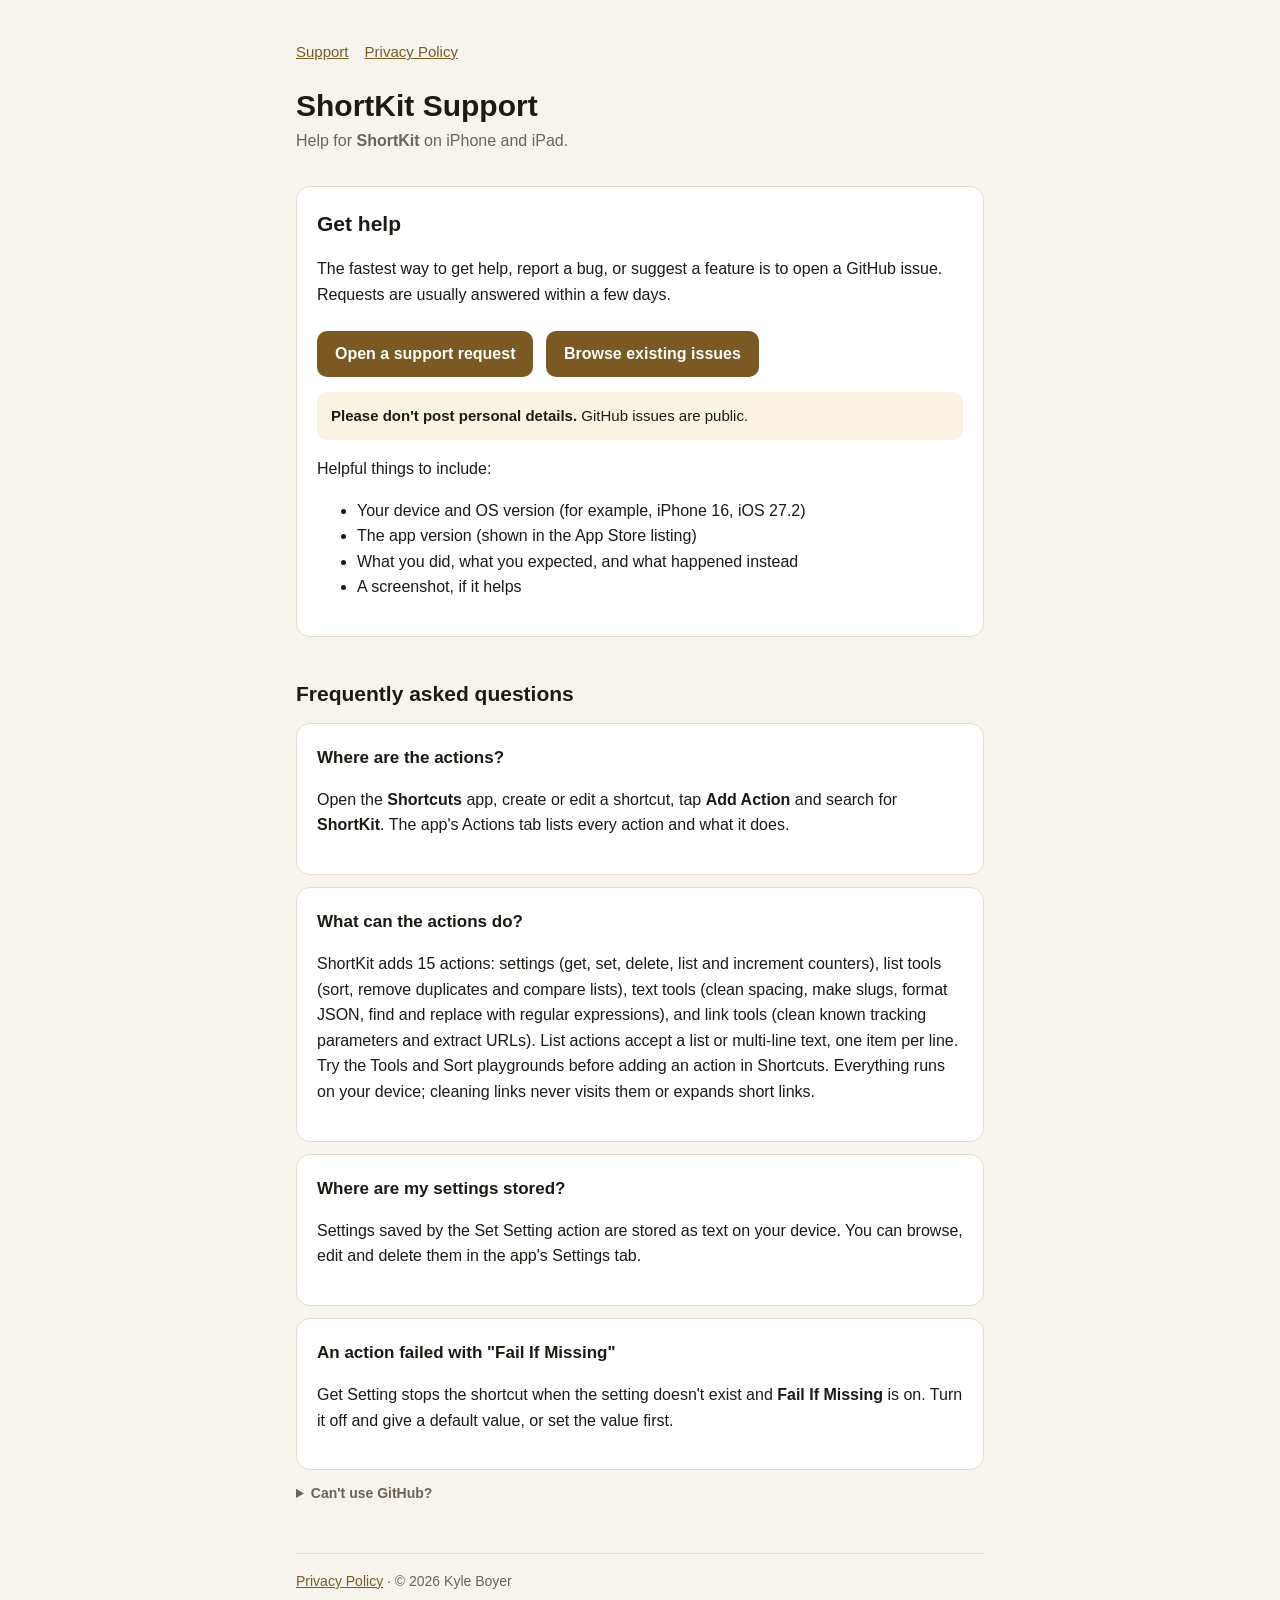
<file: index.html>
<!doctype html>
<html lang="en">
<head>
  <meta charset="utf-8">
  <meta name="viewport" content="width=device-width, initial-scale=1">
  <title>ShortKit Support</title>
  <meta name="description" content="Help and support for ShortKit, helper actions for Apple Shortcuts.">
  <link rel="stylesheet" href="style.css">
</head>
<body>
<main>
  <nav><a href="./">Support</a><a href="privacy.html">Privacy Policy</a></nav>

  <header>
    <h1>ShortKit Support</h1>
    <p>Help for <strong>ShortKit</strong> on iPhone and iPad.</p>
  </header>

  <section class="card">
    <h2 style="margin-top:0">Get help</h2>
    <p>The fastest way to get help, report a bug, or suggest a feature is to open a GitHub issue. Requests are usually answered within a few days.</p>
    <a class="button" href="https://github.com/KyleBoyer/shortkit-support/issues/new/choose">Open a support request</a>
    <a class="button" href="https://github.com/KyleBoyer/shortkit-support/issues">Browse existing issues</a>
    <p class="note"><strong>Please don't post personal details.</strong> GitHub issues are public.</p>
    <p>Helpful things to include:</p>
    <ul>
      <li>Your device and OS version (for example, iPhone 16, iOS 27.2)</li>
      <li>The app version (shown in the App Store listing)</li>
      <li>What you did, what you expected, and what happened instead</li>
      <li>A screenshot, if it helps</li>
    </ul>
  </section>

  <h2>Frequently asked questions</h2>

  <div class="card">
    <h3>Where are the actions?</h3>
    <p>Open the <strong>Shortcuts</strong> app, create or edit a shortcut, tap <strong>Add Action</strong> and search for <strong>ShortKit</strong>. The app's Actions tab lists every action and what it does.</p>
  </div>

  <div class="card">
    <h3>What can the actions do?</h3>
    <p>ShortKit adds 15 actions: settings (get, set, delete, list and increment counters), list tools (sort, remove duplicates and compare lists), text tools (clean spacing, make slugs, format JSON, find and replace with regular expressions), and link tools (clean known tracking parameters and extract URLs). List actions accept a list or multi-line text, one item per line. Try the Tools and Sort playgrounds before adding an action in Shortcuts. Everything runs on your device; cleaning links never visits them or expands short links.</p>
  </div>

  <div class="card">
    <h3>Where are my settings stored?</h3>
    <p>Settings saved by the Set Setting action are stored as text on your device. You can browse, edit and delete them in the app's Settings tab.</p>
  </div>

  <div class="card">
    <h3>An action failed with "Fail If Missing"</h3>
    <p>Get Setting stops the shortcut when the setting doesn't exist and <strong>Fail If Missing</strong> is on. Turn it off and give a default value, or set the value first.</p>
  </div>

  <details class="fine">
    <summary>Can't use GitHub?</summary>
    <p>If you can't open an issue, you can email the developer instead. GitHub issues get a faster reply.</p>
    <p><a href="#" id="contact">Email the developer</a></p>
    <noscript><p>Emailing requires JavaScript. Please <a href="https://github.com/KyleBoyer/shortkit-support/issues/new/choose">open an issue</a> instead.</p></noscript>
  </details>

  <footer>
    <a href="privacy.html">Privacy Policy</a> &middot; &copy; 2026 Kyle Boyer
  </footer>
</main>
<script src="contact.js"></script>
</body>
</html>
</file>
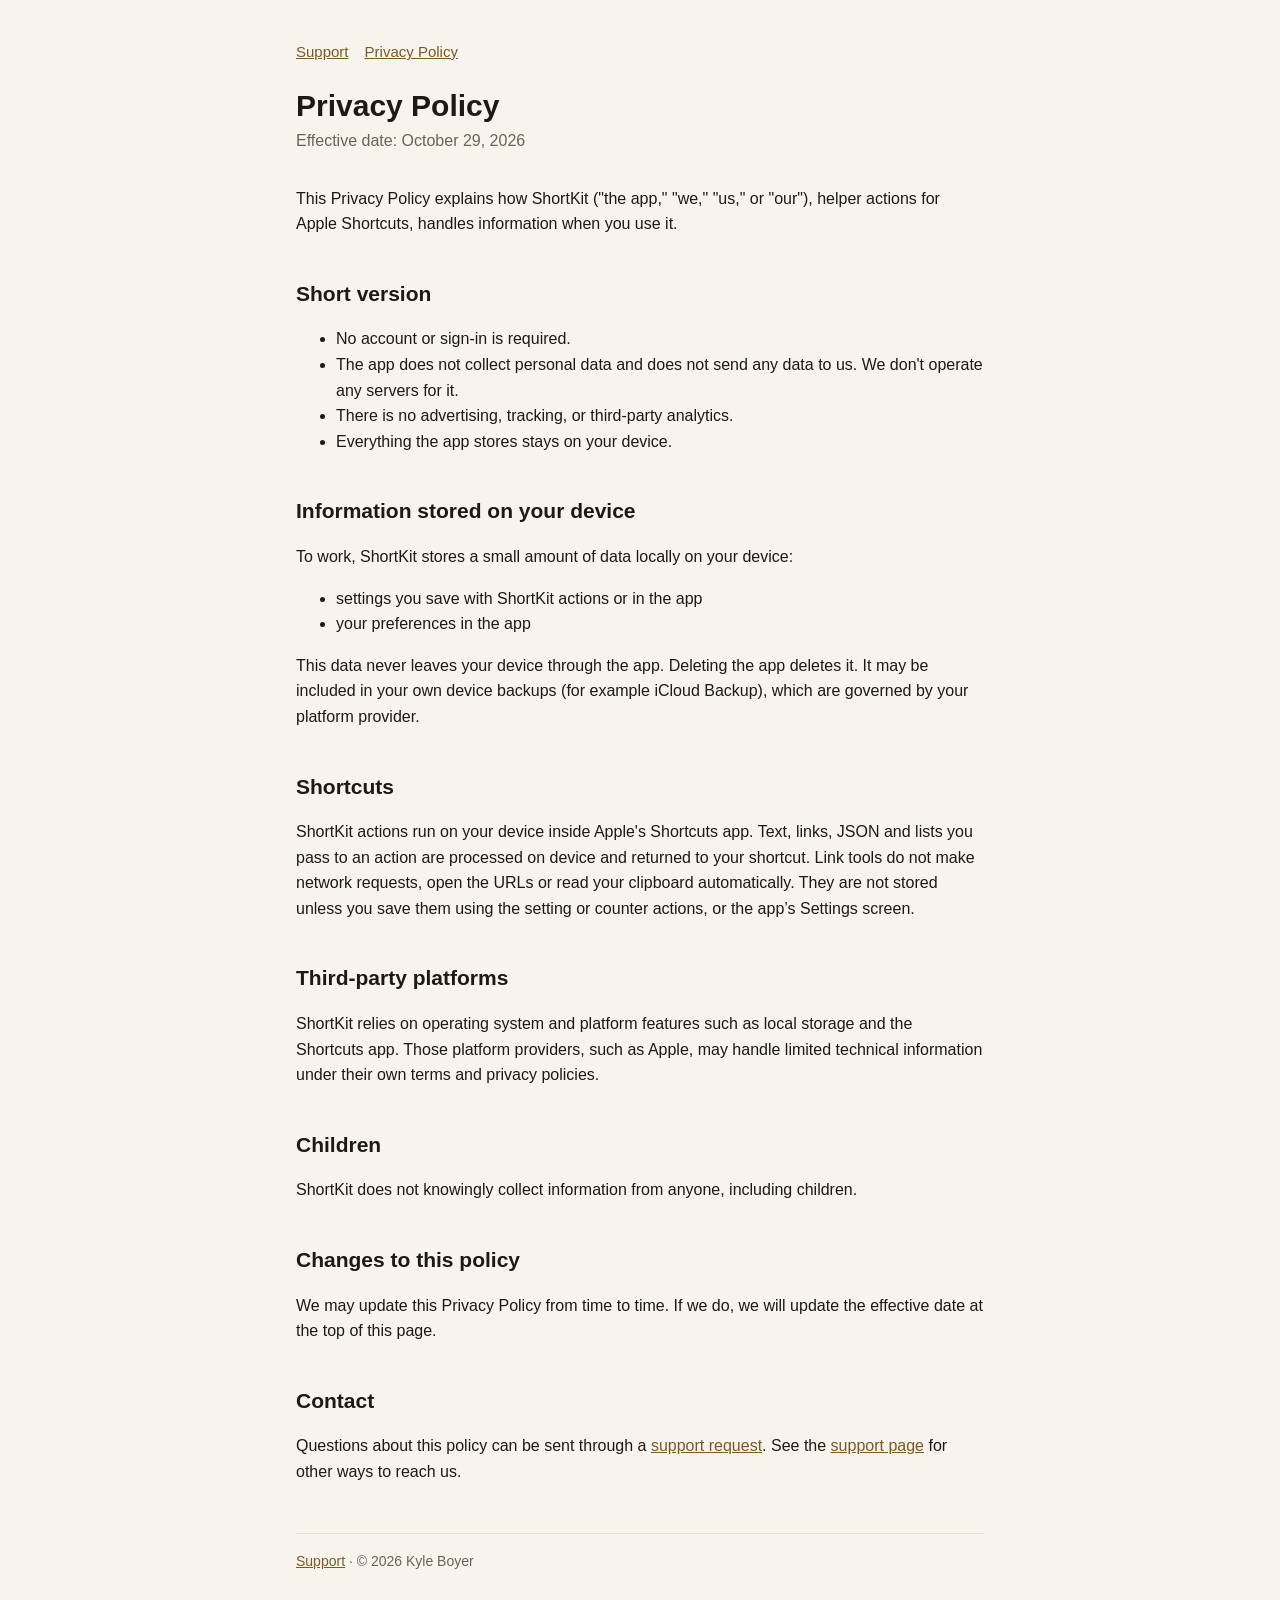
<file: privacy.html>
<!doctype html>
<html lang="en">
<head>
  <meta charset="utf-8">
  <meta name="viewport" content="width=device-width, initial-scale=1">
  <title>ShortKit Privacy Policy</title>
  <meta name="description" content="Privacy policy for ShortKit.">
  <link rel="stylesheet" href="style.css">
</head>
<body>
<main>
  <nav><a href="./">Support</a><a href="privacy.html">Privacy Policy</a></nav>

  <header>
    <h1>Privacy Policy</h1>
    <p>Effective date: October 29, 2026</p>
  </header>

  <p>This Privacy Policy explains how ShortKit ("the app," "we," "us," or "our"), helper actions for Apple Shortcuts, handles information when you use it.</p>

  <h2>Short version</h2>
  <ul>
    <li>No account or sign-in is required.</li>
    <li>The app does not collect personal data and does not send any data to us. We don't operate any servers for it.</li>
    <li>There is no advertising, tracking, or third-party analytics.</li>
    <li>Everything the app stores stays on your device.</li>
  </ul>

  <h2>Information stored on your device</h2>
  <p>To work, ShortKit stores a small amount of data locally on your device:</p>
  <ul>
    <li>settings you save with ShortKit actions or in the app</li>
    <li>your preferences in the app</li>
  </ul>
  <p>This data never leaves your device through the app. Deleting the app deletes it. It may be included in your own device backups (for example iCloud Backup), which are governed by your platform provider.</p>

  <h2>Shortcuts</h2><p>ShortKit actions run on your device inside Apple's Shortcuts app. Text, links, JSON and lists you pass to an action are processed on device and returned to your shortcut. Link tools do not make network requests, open the URLs or read your clipboard automatically. They are not stored unless you save them using the setting or counter actions, or the app’s Settings screen.</p>

  <h2>Third-party platforms</h2>
  <p>ShortKit relies on operating system and platform features such as local storage and the Shortcuts app. Those platform providers, such as Apple, may handle limited technical information under their own terms and privacy policies.</p>

  <h2>Children</h2>
  <p>ShortKit does not knowingly collect information from anyone, including children.</p>

  <h2>Changes to this policy</h2>
  <p>We may update this Privacy Policy from time to time. If we do, we will update the effective date at the top of this page.</p>

  <h2>Contact</h2>
  <p>Questions about this policy can be sent through a <a href="https://github.com/KyleBoyer/shortkit-support/issues/new/choose">support request</a>. See the <a href="./">support page</a> for other ways to reach us.</p>

  <footer>
    <a href="./">Support</a> &middot; &copy; 2026 Kyle Boyer
  </footer>
</main>
</body>
</html>
</file>
<file: style.css>
:root {
  --bg: #f7f4ee;
  --surface: #ffffff;
  --text: #1d1a15;
  --muted: #6b6357;
  --border: #e4ddd0;
  --accent: #7a5a22;
  --accent-text: #ffffff;
  --note-bg: #fbf3e2;
}

@media (prefers-color-scheme: dark) {
  :root {
    --bg: #0a0a0c;
    --surface: #16151a;
    --text: #ece8e1;
    --muted: #a39b8f;
    --border: #2a2830;
    --accent: #d4a85a;
    --accent-text: #16120c;
    --note-bg: #221d14;
  }
}

* { box-sizing: border-box; }

body {
  margin: 0;
  background: var(--bg);
  color: var(--text);
  font: 16px/1.6 -apple-system, BlinkMacSystemFont, "Segoe UI", Roboto, Helvetica, Arial, sans-serif;
}

main {
  max-width: 720px;
  margin: 0 auto;
  padding: 40px 16px 64px;
}

header { margin-bottom: 32px; }
header p { color: var(--muted); margin: 4px 0 0; }

nav { margin-bottom: 24px; font-size: 15px; }
nav a { margin-right: 16px; }

h1 { font-size: 30px; line-height: 1.2; margin: 0; }
h2 { font-size: 21px; margin: 40px 0 12px; }
h3 { font-size: 17px; margin: 0 0 6px; }

a { color: var(--accent); }

.card {
  background: var(--surface);
  border: 1px solid var(--border);
  border-radius: 14px;
  padding: 20px;
  margin: 12px 0;
}

.button {
  display: inline-block;
  background: var(--accent);
  color: var(--accent-text);
  text-decoration: none;
  font-weight: 600;
  padding: 10px 18px;
  border-radius: 10px;
  margin: 8px 8px 0 0;
}

.note {
  background: var(--note-bg);
  border-radius: 10px;
  padding: 12px 14px;
  font-size: 15px;
}

details { margin: 8px 0; }
summary { cursor: pointer; font-weight: 600; }
details > :not(summary) { margin-top: 8px; }

.fine { color: var(--muted); font-size: 14px; }

.copy {
  font: inherit;
  font-size: 13px;
  color: var(--text);
  background: var(--surface);
  border: 1px solid var(--border);
  border-radius: 6px;
  padding: 2px 10px;
  margin-left: 6px;
  cursor: pointer;
}

footer {
  margin-top: 48px;
  padding-top: 16px;
  border-top: 1px solid var(--border);
  color: var(--muted);
  font-size: 14px;
}
</file>
